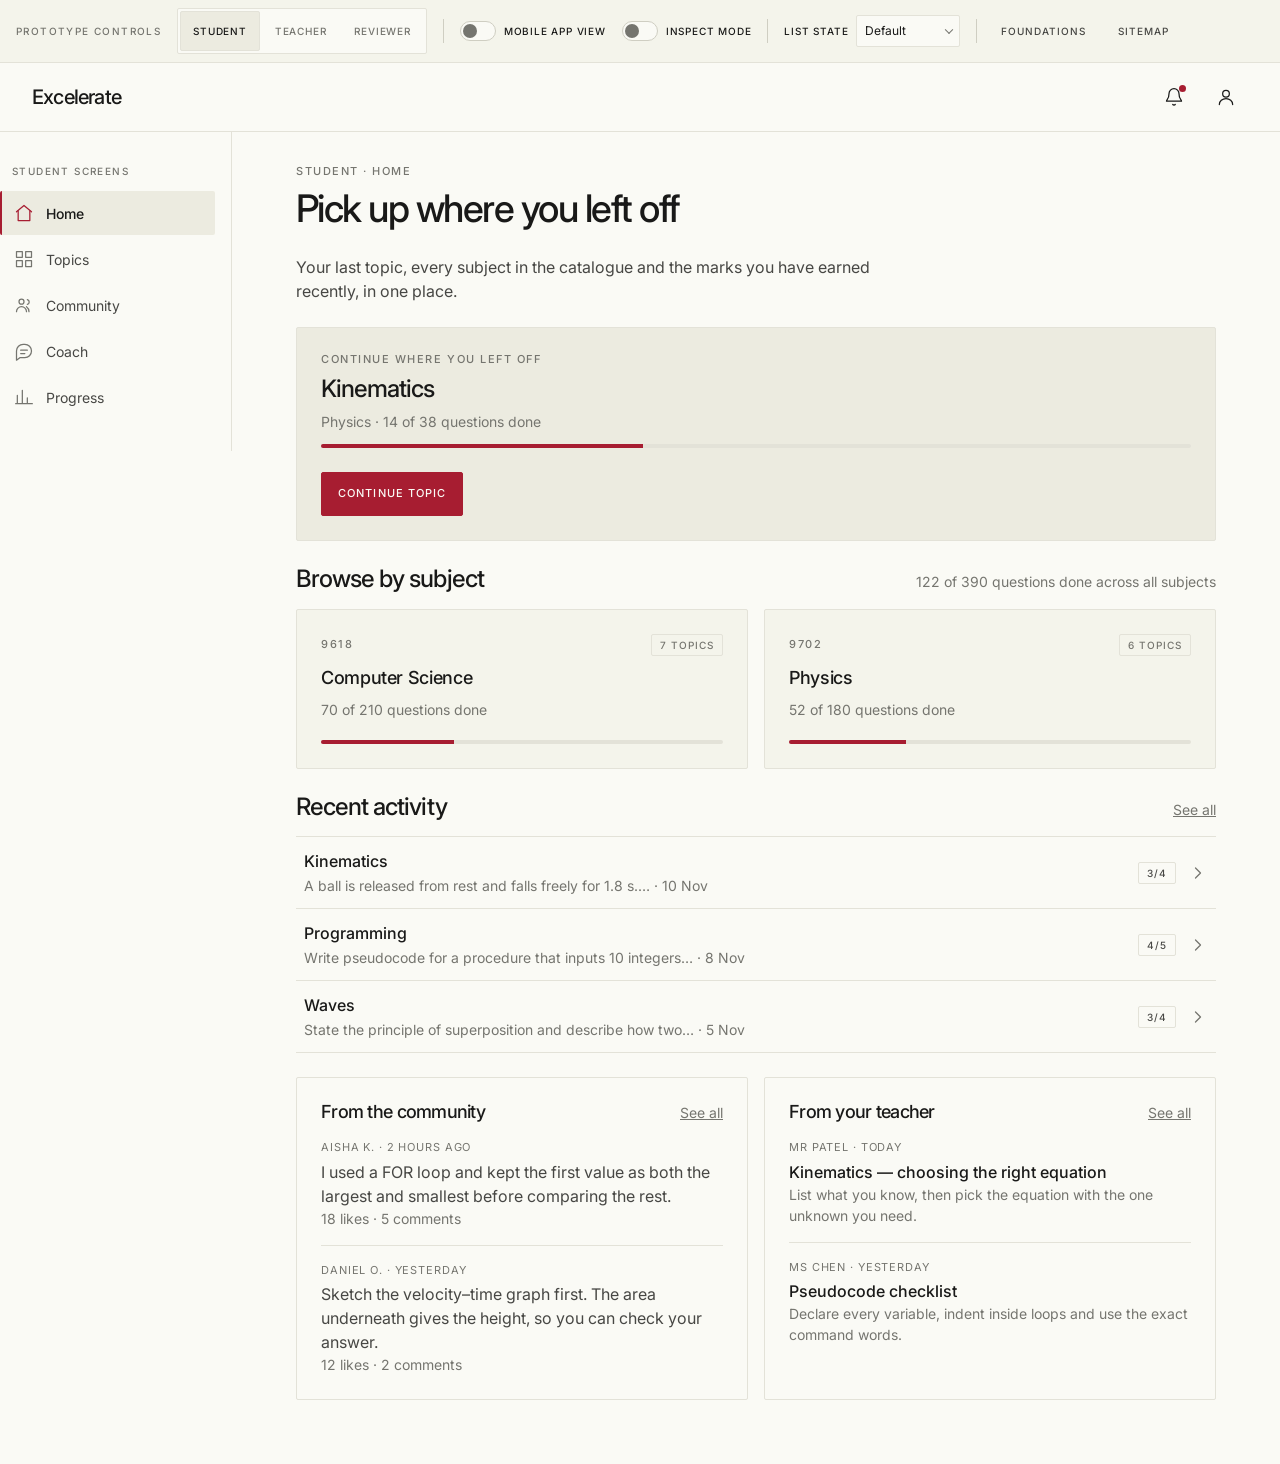
<file: index.html>
<!doctype html>
<html lang="en">
<head>
  <meta charset="utf-8">
  <meta name="viewport" content="width=device-width, initial-scale=1">
  <title>Excelerate — structural prototype</title>
  <meta name="description" content="Clickable structural prototype for Excelerate, a CAIE A Level exam practice platform.">
  <link rel="preconnect" href="https://fonts.googleapis.com">
  <link rel="preconnect" href="https://fonts.gstatic.com" crossorigin>
  <link href="https://fonts.googleapis.com/css2?family=Inter:wght@400;500&display=swap" rel="stylesheet">
  <link rel="stylesheet" href="src/styles.css">
</head>
<body>
  <a class="skip-link" href="#screen">Skip to content</a>

  <!-- Prototype controls. These sit outside the app on purpose. -->
  <div class="proto-bar" id="protoBar">
    <div class="proto-bar__inner" data-inspect="chrome.bar">
      <span class="proto-bar__label">Prototype controls</span>

      <div class="segmented" role="group" aria-label="Preview as role" data-inspect="chrome.role">
        <button type="button" class="segmented__btn" data-role="student" aria-pressed="true">Student</button>
        <button type="button" class="segmented__btn" data-role="teacher" aria-pressed="false">Teacher</button>
        <button type="button" class="segmented__btn" data-role="reviewer" aria-pressed="false">Reviewer</button>
      </div>

      <span class="proto-bar__divider" aria-hidden="true"></span>

      <label class="switch" data-inspect="chrome.mobile">
        <input type="checkbox" id="mobileViewToggle" role="switch" aria-checked="false">
        <span class="switch__track" aria-hidden="true"><span class="switch__thumb"></span></span>
        <span class="switch__label">Mobile app view</span>
      </label>

      <label class="switch" data-inspect="chrome.inspect">
        <input type="checkbox" id="inspectToggle" role="switch" aria-checked="false">
        <span class="switch__track" aria-hidden="true"><span class="switch__thumb"></span></span>
        <span class="switch__label">Inspect mode</span>
      </label>

      <span class="proto-bar__divider" aria-hidden="true"></span>

      <label class="proto-state" data-inspect="chrome.listState">
        <span class="switch__label">List state</span>
        <span class="select-wrap select-wrap--compact">
          <select class="select select--compact" id="listStateSelect" aria-label="Preview list state">
            <option value="default">Default</option>
            <option value="loading">Loading</option>
            <option value="empty">Empty</option>
            <option value="error">Error</option>
          </select>
        </span>
      </label>

      <span class="proto-bar__divider" aria-hidden="true"></span>

      <a class="proto-link" href="#/foundations" data-inspect="chrome.foundations">Foundations</a>
      <a class="proto-link" href="#/sitemap" data-inspect="chrome.sitemap">Sitemap</a>
    </div>
  </div>

  <div class="stage">
    <div class="device-scaler" id="deviceScaler">
      <div class="device" id="device">
        <div class="app app--mobile" id="app">
          <header class="topbar" id="topbar" data-inspect="shell.topbar"></header>
          <div class="app-body">
            <aside class="sidenav" id="sidenav" aria-label="Main navigation" data-inspect="shell.sidenav"></aside>
            <main class="app-main" id="screen" tabindex="-1"></main>
          </div>
          <nav class="tabbar" id="tabbar" aria-label="Main navigation" data-inspect="shell.tabbar"></nav>

          <div class="toast" id="toast" role="status" aria-live="polite" hidden></div>

          <!-- Shared modal. It sits inside the app so it stays in the phone frame. -->
          <div class="modal-layer" id="infoModal" hidden>
            <div class="modal-backdrop" data-close-modal aria-hidden="true"></div>
            <div class="modal" role="dialog" aria-modal="true" aria-labelledby="infoModalTitle" aria-describedby="infoModalBody">
              <div class="modal__panel">
                <div class="modal__head">
                  <h2 class="section-title" id="infoModalTitle"></h2>
                  <button type="button" class="icon-btn" data-close-modal aria-label="Close dialog">
                    <svg width="18" height="18" viewBox="0 0 24 24" fill="none" stroke="currentColor" stroke-width="1.5" aria-hidden="true">
                      <path d="M6 6l12 12M18 6L6 18" stroke-linecap="round"></path>
                    </svg>
                  </button>
                </div>
                <div class="modal__body" id="infoModalBody"></div>
                <div class="modal__actions">
                  <button type="button" class="btn btn--secondary" data-close-modal>Close</button>
                </div>
              </div>
            </div>
          </div>

          <div class="modal-layer" id="createClassModal" hidden>
            <div class="modal-backdrop" data-close-modal aria-hidden="true"></div>
            <div class="modal" role="dialog" aria-modal="true" aria-labelledby="createClassTitle" aria-describedby="createClassBody">
              <div class="modal__panel">
                <div class="modal__head">
                  <h2 class="section-title" id="createClassTitle">Create a class</h2>
                  <button type="button" class="icon-btn" data-close-modal aria-label="Close dialog">
                    <svg width="18" height="18" viewBox="0 0 24 24" fill="none" stroke="currentColor" stroke-width="1.5" aria-hidden="true">
                      <path d="M6 6l12 12M18 6L6 18" stroke-linecap="round"></path>
                    </svg>
                  </button>
                </div>
                <p class="muted" id="createClassBody" style="margin-top: var(--space-4)">Students join with the class code after you create the class.</p>
                <form class="flow" id="createClassForm" style="margin-top: var(--space-4)">
                  <div class="field">
                    <label class="field__label" for="new-class-name">Class name</label>
                    <input class="input" id="new-class-name" type="text" placeholder="e.g. 12C Computer Science" required>
                  </div>
                  <div class="field">
                    <label class="field__label" for="new-class-subject">Subject</label>
                    <div class="select-wrap">
                      <select class="select" id="new-class-subject">
                        <option value="cs">Computer Science</option>
                        <option value="physics">Physics</option>
                      </select>
                    </div>
                  </div>
                  <p class="field__error" id="newClassError" hidden>Give the class a name first.</p>
                  <div class="modal__actions">
                    <button type="button" class="btn btn--secondary" data-close-modal>Cancel</button>
                    <button type="submit" class="btn btn--primary">Create class</button>
                  </div>
                </form>
              </div>
            </div>
          </div>

          <div class="modal-layer" id="demoModal" hidden>
            <div class="modal-backdrop" data-close-modal aria-hidden="true"></div>
            <div class="modal" role="dialog" aria-modal="true" aria-labelledby="demoModalTitle" aria-describedby="demoModalBody">
              <div class="modal__panel">
                <div class="modal__head">
                  <h2 class="section-title" id="demoModalTitle">Save for later?</h2>
                  <button type="button" class="icon-btn" data-close-modal aria-label="Close dialog">
                    <svg width="18" height="18" viewBox="0 0 24 24" fill="none" stroke="currentColor" stroke-width="1.5" aria-hidden="true">
                      <path d="M6 6l12 12M18 6L6 18" stroke-linecap="round"></path>
                    </svg>
                  </button>
                </div>
                <p class="lede" id="demoModalBody" style="margin-top: var(--space-4)">This question will stay in your list so you can come back to it. Nothing is submitted yet.</p>
                <div class="modal__actions">
                  <button type="button" class="btn btn--secondary" data-close-modal>Cancel</button>
                  <button type="button" class="btn btn--primary" data-close-modal>Save question</button>
                </div>
              </div>
            </div>
          </div>
        </div>
      </div>
    </div>
  </div>

  <aside class="inspect-card" id="inspectCard" aria-live="polite" aria-atomic="true" hidden>
    <p class="inspect-card__eyebrow">Inspect</p>
    <h2 class="inspect-card__title" id="inspectTitle"></h2>
    <div class="inspect-card__body" id="inspectBody"></div>
  </aside>

  <script src="src/pseudo.js"></script>
  <script src="src/data.js"></script>
  <script src="src/figures.js"></script>
  <script src="src/ink.js"></script>
  <script src="src/app.js"></script>
</body>
</html>
</file>
<file: src/styles.css>
/* ============================================================
   Excelerate — Warm design tokens and shared components
   ============================================================ */

:root {
  /* Colour */
  --paper: #fafaf5;
  --panel: #f4f4eb;
  --panel-featured: #ecebe0;
  --ink: #191918;
  --body: #474744;
  --muted: #75756f;
  --brand: #a71d31;
  --brand-strong: #8c1628;
  --hairline: #e3e2d8;
  --hairline-strong: #cfcec2;
  --error: #a71d31;
  --overlay: rgba(25, 25, 24, 0.45);

  /* Shape */
  --radius: 2px;
  --radius-round: 999px;

  /* Space */
  --space-1: 4px;
  --space-2: 8px;
  --space-3: 12px;
  --space-4: 16px;
  --space-5: 24px;
  --space-6: 32px;
  --space-7: 48px;
  --space-8: 64px;
  --space-9: 96px;

  /* Type */
  --font: "Inter", system-ui, -apple-system, "Segoe UI", Arial, sans-serif;
  --text-xs: 12px;
  --text-sm: 14px;
  --text-base: 16px;
  --text-lg: 18px;
  --text-xl: 24px;
  --text-2xl: 30px;
  --text-3xl: 38px;

  /* Layout */
  --maxw: 1280px;
  --tap: 44px;

  /* Floating overlays only */
  --shadow-float: 0 8px 24px rgba(25, 25, 24, 0.12), 0 2px 6px rgba(25, 25, 24, 0.08);
}

*,
*::before,
*::after {
  box-sizing: border-box;
}

html {
  -webkit-text-size-adjust: 100%;
}

body {
  margin: 0;
  background: var(--paper);
  color: var(--body);
  font-family: var(--font);
  font-size: var(--text-base);
  line-height: 1.5;
  -webkit-font-smoothing: antialiased;
}

h1,
h2,
h3,
h4 {
  margin: 0;
  color: var(--ink);
  font-weight: 500;
  letter-spacing: -0.04em;
  line-height: 1.15;
}

p {
  margin: 0;
}

ul,
ol {
  margin: 0;
  padding: 0;
}

a {
  color: inherit;
}

button,
input,
textarea,
select {
  font: inherit;
  color: inherit;
}

svg {
  display: block;
  flex: none;
}

[hidden] {
  display: none !important;
}

:focus-visible {
  outline: 2px solid var(--brand);
  outline-offset: 2px;
}

.skip-link {
  position: fixed;
  top: -100px;
  left: var(--space-4);
  z-index: 400;
  padding: var(--space-2) var(--space-4);
  background: var(--ink);
  color: var(--paper);
  font-size: var(--text-xs);
  letter-spacing: 0.08em;
  text-transform: uppercase;
  text-decoration: none;
  border-radius: var(--radius);
}

.skip-link:focus {
  top: var(--space-3);
}

/* ---------- Type helpers ---------- */

.eyebrow {
  color: var(--muted);
  font-size: 11px;
  font-weight: 500;
  letter-spacing: 0.14em;
  line-height: 1.4;
  text-transform: uppercase;
}

.page-title {
  font-size: var(--text-2xl);
}

.section-title {
  font-size: var(--text-xl);
}

.subsection-title {
  font-size: var(--text-lg);
}

.lede {
  color: var(--body);
  font-size: var(--text-base);
  max-width: 62ch;
}

.muted {
  color: var(--muted);
  font-size: var(--text-sm);
}

.flow > * + * {
  margin-top: var(--space-5);
}

.flow--tight > * + * {
  margin-top: var(--space-4);
}

.bullets {
  list-style: none;
  display: flex;
  flex-direction: column;
  gap: var(--space-2);
}

.bullets li {
  position: relative;
  padding-left: var(--space-4);
}

.bullets li::before {
  content: "";
  position: absolute;
  left: 0;
  top: 0.7em;
  width: 5px;
  height: 5px;
  background: var(--brand);
  border-radius: var(--radius);
}

.sr-only {
  position: absolute;
  width: 1px;
  height: 1px;
  padding: 0;
  margin: -1px;
  overflow: hidden;
  clip: rect(0 0 0 0);
  white-space: nowrap;
  border: 0;
}

/* ---------- Button ---------- */

.btn {
  display: inline-flex;
  align-items: center;
  justify-content: center;
  gap: var(--space-2);
  min-height: var(--tap);
  padding: 0 var(--space-4);
  border: 1px solid transparent;
  border-radius: var(--radius);
  background: transparent;
  color: var(--ink);
  font-size: 11px;
  font-weight: 500;
  letter-spacing: 0.1em;
  line-height: 1.2;
  text-align: center;
  text-decoration: none;
  text-transform: uppercase;
  cursor: pointer;
  transition: background-color 120ms ease, border-color 120ms ease, color 120ms ease;
}

.btn--primary {
  background: var(--brand);
  border-color: var(--brand);
  color: var(--paper);
}

.btn--primary:hover {
  background: var(--brand-strong);
  border-color: var(--brand-strong);
}

.btn--primary:active {
  background: var(--brand-strong);
}

.btn--secondary {
  background: var(--paper);
  border-color: var(--hairline);
  color: var(--ink);
}

.btn--secondary:hover {
  background: var(--panel);
  border-color: var(--hairline-strong);
}

.btn--secondary:active {
  background: var(--panel-featured);
}

.btn--ghost {
  background: transparent;
  color: var(--ink);
}

.btn--ghost:hover {
  background: var(--panel);
}

.btn--ghost:active {
  background: var(--panel-featured);
}

.btn:disabled,
.btn[aria-disabled="true"] {
  background: var(--panel);
  border-color: var(--hairline);
  color: var(--muted);
  cursor: not-allowed;
}

.btn--primary:focus-visible {
  outline-color: var(--ink);
}

.btn--block {
  width: 100%;
}

.btn--small {
  min-height: 40px;
  padding: 0 var(--space-3);
  font-size: 10px;
}

/* ---------- Fields ---------- */

.field {
  display: flex;
  flex-direction: column;
  gap: var(--space-2);
  min-width: 0;
}

.field__label {
  color: var(--muted);
  font-size: 11px;
  font-weight: 500;
  letter-spacing: 0.12em;
  line-height: 1.4;
  text-transform: uppercase;
}

.field__hint,
.field__error {
  font-size: var(--text-sm);
  line-height: 1.4;
}

.field__hint {
  color: var(--muted);
}

.field__error {
  color: var(--error);
}

.input,
.textarea,
.select {
  width: 100%;
  min-height: var(--tap);
  padding: 10px var(--space-3);
  border: 1px solid var(--hairline);
  border-radius: var(--radius);
  background: var(--paper);
  color: var(--ink);
  font-size: var(--text-base);
  line-height: 1.4;
}

.input::placeholder,
.textarea::placeholder {
  color: var(--muted);
  opacity: 1;
}

.input:hover,
.textarea:hover,
.select:hover {
  border-color: var(--hairline-strong);
}

.input:focus,
.textarea:focus,
.select:focus {
  border-color: var(--brand);
  outline: 2px solid var(--brand);
  outline-offset: 1px;
}

.input:disabled,
.textarea:disabled,
.select:disabled {
  background: var(--panel);
  color: var(--muted);
  cursor: not-allowed;
}

.input[aria-invalid="true"],
.textarea[aria-invalid="true"],
.select[aria-invalid="true"] {
  border-color: var(--error);
}

.textarea {
  min-height: 104px;
  resize: vertical;
}

.select-wrap {
  position: relative;
}

.select {
  appearance: none;
  padding-right: var(--space-7);
  cursor: pointer;
}

.select-wrap::after {
  content: "";
  position: absolute;
  right: var(--space-4);
  top: 50%;
  width: 7px;
  height: 7px;
  border-right: 1.5px solid var(--muted);
  border-bottom: 1.5px solid var(--muted);
  transform: translateY(-70%) rotate(45deg);
  pointer-events: none;
}

/* ---------- Tabs ---------- */

.tabs {
  display: flex;
  gap: var(--space-5);
  border-bottom: 1px solid var(--hairline);
}

.tab {
  appearance: none;
  min-height: var(--tap);
  margin-bottom: -1px;
  padding: var(--space-3) 0;
  border: 0;
  border-bottom: 2px solid transparent;
  background: none;
  color: var(--muted);
  font-size: 11px;
  font-weight: 500;
  letter-spacing: 0.1em;
  line-height: 1.2;
  text-transform: uppercase;
  cursor: pointer;
}

.tab:hover {
  color: var(--ink);
}

.tab[aria-selected="true"] {
  border-bottom-color: var(--brand);
  color: var(--ink);
}

.tab:active {
  background: var(--panel);
}

.tab:disabled {
  color: var(--hairline-strong);
  cursor: not-allowed;
}

/* ---------- Card ---------- */

.card {
  padding: var(--space-5);
  border: 1px solid var(--hairline);
  border-radius: var(--radius);
  background: var(--panel);
}

.card--featured {
  background: var(--panel-featured);
}

.card--plain {
  background: var(--paper);
}

/* ---------- List ---------- */

.list {
  list-style: none;
  border-top: 1px solid var(--hairline);
}

.list-row {
  display: flex;
  align-items: center;
  gap: var(--space-4);
  min-height: 56px;
  padding: var(--space-3) var(--space-2);
  border-bottom: 1px solid var(--hairline);
  color: inherit;
  text-decoration: none;
}

a.list-row:hover {
  background: var(--panel);
}

.list-row__main {
  flex: 1;
  min-width: 0;
}

.list-row__title {
  display: block;
  color: var(--ink);
  font-weight: 500;
}

.list-row__meta {
  display: block;
  margin-top: 2px;
  color: var(--muted);
  font-size: var(--text-sm);
}

.list-row__end {
  display: flex;
  align-items: center;
  gap: var(--space-3);
  color: var(--muted);
  font-size: var(--text-sm);
  white-space: nowrap;
}

.list-row--static:hover {
  background: transparent;
}

/* ---------- Badge ---------- */

.badge {
  display: inline-flex;
  align-items: center;
  gap: var(--space-1);
  padding: 2px var(--space-2);
  border: 1px solid var(--hairline);
  border-radius: var(--radius);
  background: var(--paper);
  color: var(--body);
  font-size: 10px;
  font-weight: 500;
  letter-spacing: 0.1em;
  line-height: 1.6;
  text-transform: uppercase;
  white-space: nowrap;
}

.badge--brand {
  border-color: var(--brand);
  color: var(--brand);
}

.badge--solid {
  border-color: var(--ink);
  background: var(--ink);
  color: var(--paper);
}

.badge--panel {
  background: var(--panel);
  color: var(--muted);
}

/* ---------- Filter bar ---------- */

.filter-bar {
  display: flex;
  flex-wrap: wrap;
  align-items: flex-end;
  gap: var(--space-3);
  padding: var(--space-4);
  border: 1px solid var(--hairline);
  border-radius: var(--radius);
  background: var(--panel);
}

.filter-bar .field {
  flex: 1 1 160px;
}

.filter-bar__actions {
  display: flex;
  gap: var(--space-2);
}

/* ---------- Breadcrumb ---------- */

.breadcrumb {
  display: flex;
  flex-wrap: wrap;
  gap: var(--space-2);
  list-style: none;
  font-size: var(--text-sm);
  color: var(--muted);
}

.breadcrumb li {
  display: flex;
  gap: var(--space-2);
}

.breadcrumb li + li::before {
  content: "/";
  color: var(--hairline-strong);
}

.breadcrumb a {
  color: var(--body);
  text-decoration: none;
}

.breadcrumb a:hover {
  color: var(--ink);
  text-decoration: underline;
}

.breadcrumb [aria-current="page"] {
  color: var(--ink);
}

/* ---------- Empty state ---------- */

.empty {
  display: flex;
  flex-direction: column;
  align-items: flex-start;
  gap: var(--space-3);
  padding: var(--space-6) var(--space-5);
  border: 1px dashed var(--hairline-strong);
  border-radius: var(--radius);
  background: var(--panel);
}

.empty__mark {
  color: var(--muted);
}

.empty__title {
  color: var(--ink);
  font-weight: 500;
}

/* ---------- Modal ---------- */

.modal-layer {
  position: fixed;
  inset: 0;
  z-index: 250;
  display: flex;
  align-items: center;
  justify-content: center;
  padding: var(--space-4);
}

.modal-layer[hidden] {
  display: none;
}

body.view-mobile .modal-layer {
  position: absolute;
}

body.modal-open {
  overflow: hidden;
}

body.modal-open .app-main {
  overflow: hidden;
}

.modal-backdrop {
  position: absolute;
  inset: 0;
  background: var(--overlay);
}

.modal {
  position: relative;
  width: min(480px, 100%);
  max-height: 100%;
  overflow-y: auto;
}

.modal__panel {
  padding: var(--space-5);
  border: 1px solid var(--hairline);
  border-radius: var(--radius);
  background: var(--paper);
  box-shadow: var(--shadow-float);
}

.modal__head {
  display: flex;
  align-items: flex-start;
  justify-content: space-between;
  gap: var(--space-4);
}

.modal__body {
  display: flex;
  flex-direction: column;
  gap: var(--space-3);
  margin-top: var(--space-4);
}

.modal__actions {
  display: flex;
  flex-wrap: wrap;
  justify-content: flex-end;
  gap: var(--space-2);
  margin-top: var(--space-5);
}

/* ---------- Icon button ---------- */

.icon-btn {
  display: inline-flex;
  align-items: center;
  justify-content: center;
  width: var(--tap);
  height: var(--tap);
  padding: 0;
  border: 1px solid transparent;
  border-radius: var(--radius);
  background: transparent;
  color: var(--ink);
  cursor: pointer;
}

.icon-btn:hover {
  background: var(--panel);
}

.icon-btn:active {
  background: var(--panel-featured);
}

/* ============================================================
   Prototype chrome — outside the app
   ============================================================ */

.proto-bar {
  position: sticky;
  top: 0;
  z-index: 200;
  border-bottom: 1px solid var(--hairline);
  background: var(--panel);
}

.proto-bar__inner {
  display: flex;
  flex-wrap: wrap;
  align-items: center;
  gap: var(--space-2) var(--space-4);
  max-width: var(--maxw);
  margin: 0 auto;
  padding: var(--space-2) var(--space-4);
}

.proto-bar__label {
  color: var(--muted);
  font-size: 10px;
  font-weight: 500;
  letter-spacing: 0.14em;
  line-height: 1.4;
  text-transform: uppercase;
}

.proto-bar__divider {
  width: 1px;
  height: 24px;
  background: var(--hairline-strong);
}

.proto-link {
  display: inline-flex;
  align-items: center;
  min-height: 36px;
  padding: 0 var(--space-2);
  border-radius: var(--radius);
  color: var(--body);
  font-size: 10px;
  font-weight: 500;
  letter-spacing: 0.1em;
  text-decoration: none;
  text-transform: uppercase;
}

.proto-link:hover {
  background: var(--panel-featured);
  color: var(--ink);
}

.proto-link[aria-current="page"] {
  color: var(--brand);
}

/* ---------- Segmented control ---------- */

.segmented {
  display: flex;
  gap: 2px;
  padding: 2px;
  border: 1px solid var(--hairline);
  border-radius: var(--radius);
  background: var(--paper);
}

.segmented__btn {
  min-height: 40px;
  padding: 0 var(--space-3);
  border: 1px solid transparent;
  border-radius: var(--radius);
  background: transparent;
  color: var(--muted);
  font-size: 10px;
  font-weight: 500;
  letter-spacing: 0.08em;
  line-height: 1.2;
  text-transform: uppercase;
  cursor: pointer;
}

.segmented__btn:hover {
  background: var(--panel);
  color: var(--ink);
}

.segmented__btn[aria-pressed="true"] {
  border-color: var(--hairline);
  background: var(--panel-featured);
  color: var(--ink);
}

.segmented__btn:active {
  background: var(--panel-featured);
}

.segmented__btn:disabled {
  opacity: 0.5;
  cursor: not-allowed;
}

/* ---------- Switch ---------- */

.switch {
  display: inline-flex;
  align-items: center;
  gap: var(--space-2);
  min-height: 40px;
  cursor: pointer;
}

.switch input {
  position: absolute;
  width: 1px;
  height: 1px;
  opacity: 0;
}

.switch__track {
  position: relative;
  width: 36px;
  height: 20px;
  flex: none;
  border: 1px solid var(--hairline-strong);
  border-radius: var(--radius-round);
  background: var(--paper);
  transition: background-color 120ms ease, border-color 120ms ease;
}

.switch__thumb {
  position: absolute;
  top: 2px;
  left: 2px;
  width: 14px;
  height: 14px;
  border-radius: var(--radius-round);
  background: var(--muted);
  transition: transform 120ms ease, background-color 120ms ease;
}

.switch input:checked + .switch__track {
  border-color: var(--brand);
  background: var(--brand);
}

.switch input:checked + .switch__track .switch__thumb {
  background: var(--paper);
  transform: translateX(16px);
}

.switch input:focus-visible + .switch__track {
  outline: 2px solid var(--brand);
  outline-offset: 2px;
}

.switch__label {
  color: var(--ink);
  font-size: 10px;
  font-weight: 500;
  letter-spacing: 0.08em;
  line-height: 1.3;
  text-transform: uppercase;
}

/* ============================================================
   Device frame and app shell
   ============================================================ */

.stage {
  display: flex;
  justify-content: center;
  padding: 0;
}

.device-scaler {
  width: 100%;
}

.device {
  width: 100%;
  background: var(--paper);
}

.app {
  position: relative;
  display: flex;
  flex-direction: column;
  min-height: 100vh;
  background: var(--paper);
}

body.view-mobile .stage {
  padding: var(--space-3);
}

body.view-mobile .device-scaler {
  flex: none;
  width: min(430px, calc(100vw - 24px));
  height: min(900px, calc(100vh - var(--proto-h, 64px) - 24px));
}

body.view-mobile .device {
  width: 100%;
  height: 100%;
  overflow: hidden;
  border: 1px solid var(--hairline);
  border-radius: 36px;
  background: var(--paper);
  box-shadow: var(--shadow-float);
}

body.view-mobile .app {
  height: 100%;
  min-height: 0;
  overflow: hidden;
}

/* ---------- Top bar ---------- */

.topbar {
  flex: none;
  border-bottom: 1px solid var(--hairline);
  background: var(--paper);
}

.topbar__inner {
  display: flex;
  align-items: center;
  justify-content: space-between;
  gap: var(--space-4);
  max-width: var(--maxw);
  margin: 0 auto;
  padding: var(--space-3) var(--space-4);
}

.topbar__actions {
  display: flex;
  align-items: center;
  gap: var(--space-2);
}

.wordmark {
  padding: var(--space-1) 0;
  color: var(--ink);
  font-size: 20px;
  font-weight: 500;
  letter-spacing: -0.04em;
  line-height: 1.2;
  text-decoration: none;
}

.bell {
  position: relative;
}

.bell__dot {
  position: absolute;
  top: 9px;
  right: 9px;
  width: 7px;
  height: 7px;
  border-radius: var(--radius-round);
  background: var(--brand);
}

/* ---------- Body, side nav, main ---------- */

.app-body {
  display: flex;
  flex: 1;
  width: 100%;
  max-width: var(--maxw);
  min-height: 0;
  margin: 0 auto;
}

.app-main {
  flex: 1;
  min-width: 0;
  padding: var(--space-5) var(--space-4) var(--space-7);
}

body.view-mobile .app-main {
  overflow-y: auto;
  overscroll-behavior: contain;
}

.sidenav {
  display: none;
}

/* ---------- Bottom tab bar ---------- */

.tabbar {
  display: flex;
  flex: none;
  padding: var(--space-1) var(--space-1) max(var(--space-1), env(safe-area-inset-bottom));
  border-top: 1px solid var(--hairline);
  background: var(--paper);
}

.tabbar__item {
  display: flex;
  flex: 1;
  flex-direction: column;
  align-items: center;
  justify-content: center;
  gap: 2px;
  min-height: 54px;
  padding: var(--space-1) 2px;
  border-radius: var(--radius);
  color: var(--muted);
  font-size: 9px;
  font-weight: 500;
  letter-spacing: 0.06em;
  line-height: 1.2;
  text-align: center;
  text-decoration: none;
  text-transform: uppercase;
}

.tabbar__item:hover {
  background: var(--panel);
  color: var(--ink);
}

.tabbar__item[aria-current="page"] {
  color: var(--brand);
}

.tabbar__item svg {
  width: 20px;
  height: 20px;
}

/* ============================================================
   Screens
   ============================================================ */

.screen {
  max-width: 920px;
}

.screen--wide {
  max-width: 100%;
}

.page-head {
  display: flex;
  flex-direction: column;
}

.page-head .page-title {
  margin-top: var(--space-2);
}

.page-head .lede {
  margin-top: var(--space-5);
}

.page-head--row {
  gap: var(--space-4);
}

.hero-card {
  padding: var(--space-6) var(--space-5);
  border: 1px solid var(--hairline);
  border-radius: var(--radius);
  background: var(--panel-featured);
}

/* ---------- Phase 1: student core loop ---------- */

.section-head {
  display: flex;
  flex-wrap: wrap;
  align-items: baseline;
  justify-content: space-between;
  gap: var(--space-2) var(--space-4);
}

.home-grid,
.home-split {
  display: grid;
  grid-template-columns: 1fr;
  gap: var(--space-4);
}

.subject-card {
  display: flex;
  flex-direction: column;
  gap: var(--space-2);
  color: inherit;
  text-decoration: none;
}

a.subject-card:hover {
  border-color: var(--hairline-strong);
  background: var(--panel-featured);
}

.subject-card__head {
  display: flex;
  align-items: center;
  justify-content: space-between;
  gap: var(--space-3);
}

.subject-card__title {
  color: var(--ink);
  font-size: var(--text-lg);
  font-weight: 500;
  letter-spacing: -0.02em;
}

.progress {
  display: block;
  height: 4px;
  margin-top: var(--space-3);
  overflow: hidden;
  border-radius: var(--radius);
  background: var(--hairline);
}

.progress > span {
  display: block;
  height: 100%;
  background: var(--brand);
}

.progress--sm {
  height: 3px;
  margin-top: var(--space-2);
}

.preview-list {
  display: flex;
  flex-direction: column;
  gap: var(--space-4);
  margin-top: var(--space-4);
}

.preview-item {
  padding-top: var(--space-4);
  border-top: 1px solid var(--hairline);
}

.preview-item:first-child {
  padding-top: 0;
  border-top: 0;
}

.preview-item__meta {
  color: var(--muted);
  font-size: 11px;
  letter-spacing: 0.08em;
  text-transform: uppercase;
}

.preview-item__title {
  margin-top: var(--space-1);
  color: var(--ink);
  font-weight: 500;
}

.preview-item__snippet {
  margin-top: var(--space-1);
}

.auth-card {
  max-width: 520px;
}

.auth-card .tabs {
  margin-bottom: var(--space-5);
}

.link-btn {
  align-self: flex-start;
  min-height: 32px;
  padding: 0;
  border: 0;
  background: none;
  color: var(--brand);
  font-size: var(--text-sm);
  text-decoration: underline;
  text-underline-offset: 2px;
  cursor: pointer;
}

.link-btn:hover {
  color: var(--brand-strong);
}

.choice-field {
  padding: 0;
  margin: 0;
  border: 0;
}

.choice-row {
  display: flex;
  flex-wrap: wrap;
  gap: var(--space-2);
}

.choice-stack {
  display: flex;
  flex-direction: column;
  gap: var(--space-2);
}

.choice {
  display: flex;
  align-items: center;
  gap: var(--space-3);
  min-height: var(--tap);
  padding: var(--space-2) var(--space-3);
  border: 1px solid var(--hairline);
  border-radius: var(--radius);
  background: var(--paper);
  cursor: pointer;
}

.choice:hover {
  border-color: var(--hairline-strong);
}

.choice:has(input:checked) {
  border-color: var(--ink);
  background: var(--panel-featured);
}

.choice input {
  width: 16px;
  height: 16px;
  accent-color: var(--brand);
}

.choice__meta {
  color: var(--muted);
  font-size: var(--text-xs);
}

.search-row {
  display: flex;
  flex-wrap: wrap;
  align-items: flex-end;
  gap: var(--space-3) var(--space-4);
}

.search-row .field {
  flex: 1 1 240px;
}

.search-row > .muted {
  padding-bottom: var(--space-3);
}

.badge-row {
  display: flex;
  flex-wrap: wrap;
  gap: var(--space-2);
  margin-bottom: var(--space-3);
}

.list-row--topic,
.list-row--question {
  align-items: flex-start;
}

.list-row--topic .list-row__main {
  display: block;
}

.list-row--question .list-row__end {
  align-self: center;
}

.question-card {
  padding: var(--space-5);
}

.question-text {
  color: var(--ink);
  font-size: var(--text-lg);
  line-height: 1.55;
}

.figure-box {
  margin-top: var(--space-5);
  padding-top: var(--space-4);
  border-top: 1px solid var(--hairline);
}

.figure {
  display: block;
  width: 100%;
  max-width: 420px;
  height: auto;
  margin: 0 auto;
  color: var(--ink);
}

.figure-box figcaption {
  margin-top: var(--space-2);
  text-align: center;
}

.actions-row {
  display: flex;
  flex-wrap: wrap;
  gap: var(--space-2);
}

.score-card {
  padding: var(--space-6) var(--space-5);
}

.score {
  display: flex;
  align-items: baseline;
  gap: var(--space-2);
  margin-top: var(--space-3);
  color: var(--ink);
}

.score__value {
  font-size: 56px;
  font-weight: 500;
  letter-spacing: -0.04em;
  line-height: 1;
}

.score__total {
  color: var(--muted);
  font-size: var(--text-xl);
}

.mark-list {
  list-style: none;
  border-top: 1px solid var(--hairline);
}

.mark-point {
  display: flex;
  align-items: flex-start;
  gap: var(--space-3);
  padding: var(--space-3) var(--space-2);
  border-bottom: 1px solid var(--hairline);
}

.mark-point__text {
  color: var(--ink);
}

.mark-point.is-missed .mark-point__text {
  color: var(--body);
}

/* ---------- Phase 2: review, assistant, progress ---------- */

.toast {
  position: absolute;
  left: 50%;
  bottom: 88px;
  z-index: 70;
  max-width: calc(100% - var(--space-6));
  padding: var(--space-3) var(--space-4);
  border: 1px solid var(--hairline-strong);
  border-radius: var(--radius);
  background: var(--ink);
  color: var(--paper);
  font-size: var(--text-sm);
  transform: translateX(-50%);
}

.app--wide .toast {
  bottom: var(--space-5);
}

.list-row--review {
  align-items: flex-start;
}

.list-row--review .list-row__end {
  align-self: center;
}

.review-grid {
  display: grid;
  grid-template-columns: 1fr;
  gap: var(--space-4);
}

.review-side {
  display: flex;
  flex-direction: column;
  gap: var(--space-4);
}

.check-list {
  display: flex;
  flex-direction: column;
  gap: var(--space-3);
  margin-top: var(--space-4);
  list-style: none;
}

.check-item {
  display: flex;
  align-items: flex-start;
  gap: var(--space-3);
}

.check-dot {
  flex: none;
  width: 6px;
  height: 6px;
  margin-top: 7px;
  border-radius: var(--radius-round);
  background: var(--brand);
}

.chat-log {
  display: flex;
  flex-direction: column;
  gap: var(--space-3);
  max-height: 360px;
  padding-right: var(--space-1);
  overflow-y: auto;
}

.chat-message {
  max-width: 85%;
  padding: var(--space-3) var(--space-4);
  border: 1px solid var(--hairline);
  border-radius: var(--radius);
  background: var(--paper);
}

.chat-message--user {
  align-self: flex-end;
  border-color: var(--hairline-strong);
  background: var(--panel-featured);
}

.chat-message--assistant {
  align-self: flex-start;
}

.chat-message__meta {
  color: var(--muted);
  font-size: 10px;
  font-weight: 500;
  letter-spacing: 0.1em;
  text-transform: uppercase;
}

.chat-message p + p {
  margin-top: var(--space-2);
}

.chat-message__body {
  white-space: pre-line;
}

.chat-context {
  color: var(--muted);
  font-size: var(--text-xs);
}

.suggested-prompts {
  display: flex;
  flex-wrap: wrap;
  gap: var(--space-2);
  margin-top: var(--space-4);
}

.chip {
  min-height: 36px;
  padding: 0 var(--space-3);
  border: 1px solid var(--hairline);
  border-radius: var(--radius);
  background: var(--paper);
  color: var(--body);
  font-size: var(--text-sm);
  cursor: pointer;
}

.chip:hover {
  border-color: var(--hairline-strong);
  background: var(--panel);
}

.chat-form {
  display: flex;
  flex-direction: column;
  gap: var(--space-4);
  margin-top: var(--space-5);
  padding-top: var(--space-4);
  border-top: 1px solid var(--hairline);
}

.chat-form .btn {
  align-self: flex-start;
}

.stat-row {
  display: grid;
  grid-template-columns: repeat(3, 1fr);
  gap: var(--space-3);
}

.stat {
  padding: var(--space-4);
  border: 1px solid var(--hairline);
  border-radius: var(--radius);
  background: var(--panel);
}

.stat__value {
  display: block;
  color: var(--ink);
  font-size: var(--text-2xl);
  font-weight: 500;
  letter-spacing: -0.03em;
  line-height: 1;
}

.stat__label {
  display: block;
  margin-top: var(--space-2);
  color: var(--muted);
  font-size: 11px;
  letter-spacing: 0.08em;
  text-transform: uppercase;
}

.mark-topic-list {
  display: flex;
  flex-direction: column;
  gap: var(--space-4);
  list-style: none;
}

.mark-topic {
  padding-bottom: var(--space-4);
  border-bottom: 1px solid var(--hairline);
}

.mark-topic:last-child {
  padding-bottom: 0;
  border-bottom: 0;
}

.mark-topic__head {
  display: flex;
  flex-wrap: wrap;
  align-items: baseline;
  justify-content: space-between;
  gap: var(--space-2);
}

.mark-topic__name {
  color: var(--ink);
  font-weight: 500;
}

.mark-topic p {
  margin-top: var(--space-2);
  font-size: var(--text-sm);
}

.bar {
  display: block;
  height: 10px;
  margin-top: var(--space-2);
  overflow: hidden;
  border-radius: var(--radius);
  background: var(--hairline);
}

.bar > span {
  display: block;
  height: 100%;
  background: var(--brand);
}

/* Foundations */

.demo-grid {
  display: grid;
  grid-template-columns: 1fr;
  gap: var(--space-4);
}

.demo-group {
  display: flex;
  flex-direction: column;
  gap: var(--space-4);
}

.demo-row {
  display: flex;
  flex-wrap: wrap;
  align-items: flex-end;
  gap: var(--space-3);
}

.demo-stack {
  display: flex;
  flex-direction: column;
  gap: var(--space-3);
}

.swatches {
  display: grid;
  grid-template-columns: repeat(auto-fill, minmax(128px, 1fr));
  gap: var(--space-3);
}

.swatch {
  overflow: hidden;
  border: 1px solid var(--hairline);
  border-radius: var(--radius);
  background: var(--paper);
}

.swatch__chip {
  height: 52px;
  border-bottom: 1px solid var(--hairline);
}

.swatch__meta {
  padding: var(--space-2);
}

.swatch__name {
  color: var(--ink);
  font-size: 10px;
  font-weight: 500;
  letter-spacing: 0.08em;
  line-height: 1.4;
  text-transform: uppercase;
}

.swatch__hex {
  color: var(--muted);
  font-size: 11px;
  line-height: 1.4;
}

.type-row {
  display: flex;
  flex-wrap: wrap;
  align-items: baseline;
  justify-content: space-between;
  gap: var(--space-2) var(--space-4);
  padding: var(--space-3) 0;
  border-bottom: 1px solid var(--hairline);
}

.type-row:last-child {
  border-bottom: 0;
}

.type-row__meta {
  color: var(--muted);
  font-size: 10px;
  letter-spacing: 0.08em;
  text-transform: uppercase;
}

.kv {
  display: grid;
  grid-template-columns: auto 1fr;
  gap: var(--space-2) var(--space-4);
  margin: 0;
  font-size: var(--text-sm);
}

.kv dt {
  color: var(--muted);
}

.kv dd {
  margin: 0;
  color: var(--ink);
}

/* Sitemap */

.phase-group {
  display: flex;
  flex-direction: column;
  gap: var(--space-3);
}

.phase-head {
  display: flex;
  flex-wrap: wrap;
  align-items: baseline;
  gap: var(--space-2) var(--space-3);
}

.phase-head__title {
  font-size: var(--text-lg);
}

.screen-row__code {
  flex: 0 0 40px;
  color: var(--muted);
  font-size: 11px;
  font-weight: 500;
  letter-spacing: 0.06em;
}

.screen-row__note {
  display: block;
  margin-top: var(--space-1);
  color: var(--muted);
  font-size: var(--text-sm);
  line-height: 1.45;
}

/* Placeholder */

.placeholder-list {
  margin-top: var(--space-5);
}

/* ============================================================
   Inspect mode
   ============================================================ */

[data-inspect].is-inspected {
  outline: 1px solid var(--brand);
  outline-offset: 3px;
  border-radius: var(--radius);
}

.inspect-card {
  position: fixed;
  z-index: 300;
  width: min(300px, calc(100vw - 24px));
  padding: var(--space-3) var(--space-4);
  border: 1px solid var(--hairline);
  border-radius: var(--radius);
  background: var(--paper);
  box-shadow: var(--shadow-float);
  pointer-events: none;
}

.inspect-card[hidden] {
  display: none;
}

.inspect-card__eyebrow {
  color: var(--brand);
  font-size: 10px;
  font-weight: 500;
  letter-spacing: 0.14em;
  line-height: 1.4;
  text-transform: uppercase;
}

.inspect-card__title {
  margin-top: var(--space-1);
  font-size: var(--text-base);
  letter-spacing: -0.02em;
  line-height: 1.3;
}

.inspect-card__body {
  display: flex;
  flex-direction: column;
  gap: var(--space-1);
  margin-top: var(--space-2);
  color: var(--body);
  font-size: var(--text-sm);
  line-height: 1.45;
}

/* ============================================================
   Wide layout — driven by a class, so the phone frame stays mobile
   ============================================================ */

.app--wide .topbar {
  position: sticky;
  top: var(--proto-h, 0px);
  z-index: 20;
}

.app--wide .topbar__inner {
  gap: var(--space-5);
  padding: var(--space-3) var(--space-6);
}

.app--wide .sidenav {
  display: block;
  flex: 0 0 232px;
  align-self: flex-start;
  max-height: calc(100vh - var(--proto-h, 0px) - 69px);
  padding: var(--space-6) var(--space-4) var(--space-6) 0;
  overflow-y: auto;
  border-right: 1px solid var(--hairline);
  position: sticky;
  top: calc(var(--proto-h, 0px) + 69px);
}

.sidenav__label {
  padding: 0 var(--space-3) var(--space-3);
  color: var(--muted);
  font-size: 10px;
  font-weight: 500;
  letter-spacing: 0.14em;
  text-transform: uppercase;
}

.sidenav__list {
  display: flex;
  flex-direction: column;
  gap: 2px;
  list-style: none;
}

.sidenav__link {
  display: flex;
  align-items: center;
  gap: var(--space-3);
  min-height: var(--tap);
  padding: var(--space-2) var(--space-3);
  border-left: 2px solid transparent;
  border-radius: var(--radius);
  color: var(--body);
  font-size: var(--text-sm);
  text-decoration: none;
}

.sidenav__link:hover {
  background: var(--panel);
  color: var(--ink);
}

.sidenav__link[aria-current="page"] {
  border-left-color: var(--brand);
  background: var(--panel-featured);
  color: var(--ink);
  font-weight: 500;
}

.sidenav__link svg {
  color: var(--muted);
}

.sidenav__link[aria-current="page"] svg {
  color: var(--brand);
}

.app--wide .tabbar {
  display: none;
}

.app--wide .app-main {
  padding: var(--space-6) var(--space-7) var(--space-8);
}

.app--wide .screen {
  margin-right: auto;
  margin-left: auto;
}

.app--wide .page-title {
  font-size: var(--text-3xl);
}

.app--wide .hero-card {
  padding: var(--space-7);
}

.app--wide .demo-grid {
  grid-template-columns: 1fr 1fr;
}

.app--wide .screen-row__code {
  flex-basis: 56px;
}

.app--wide .home-grid,
.app--wide .home-split {
  grid-template-columns: 1fr 1fr;
}

.app--wide .auth-card {
  max-width: 560px;
}

.app--wide .score__value {
  font-size: 64px;
}

.app--wide .review-grid {
  grid-template-columns: minmax(0, 1.4fr) minmax(0, 1fr);
}

.app--wide .chat-log {
  max-height: 420px;
}

.app--wide .stat__value {
  font-size: var(--text-3xl);
}

/* ---------- Phase 3: subject workspaces ---------- */

.workspace-grid {
  display: grid;
  gap: var(--space-5);
  align-items: start;
}

.workspace-grid > * {
  min-width: 0;
}

.code-editor {
  flex: 1;
  min-width: 0;
  min-height: 340px;
  max-height: 460px;
  margin: 0;
  padding: 12px;
  border: 0;
  background: var(--paper);
  color: var(--ink);
  font-family: "SFMono-Regular", "Consolas", "Liberation Mono", monospace;
  font-size: 13px;
  line-height: 1.6;
  tab-size: 2;
  white-space: pre;
  overflow: auto;
  resize: vertical;
}

.code-editor:focus {
  outline: 2px solid var(--brand);
  outline-offset: -2px;
}

.output {
  padding: var(--space-4);
  border: 1px solid var(--hairline-strong);
  border-radius: var(--radius);
  background: var(--panel);
}

.output__pre {
  margin: var(--space-2) 0 0;
  font-family: "SFMono-Regular", "Consolas", "Liberation Mono", monospace;
  font-size: 13px;
  white-space: pre-wrap;
  color: var(--ink);
}

.table-wrap {
  overflow-x: auto;
  border: 1px solid var(--hairline);
  border-radius: var(--radius);
}

.dry-table {
  width: 100%;
  border-collapse: collapse;
  font-size: var(--text-sm);
}

.dry-table th,
.dry-table td {
  padding: var(--space-1) var(--space-2);
  border-right: 1px solid var(--hairline);
  border-bottom: 1px solid var(--hairline);
  text-align: left;
  font-weight: 400;
}

.dry-table thead th {
  background: var(--panel);
  color: var(--muted);
  font-size: var(--text-xs);
  font-weight: 500;
  letter-spacing: 0.08em;
  text-transform: uppercase;
}

.dry-table tbody th {
  width: 52px;
  color: var(--muted);
}

.dry-table tr:last-child th,
.dry-table tr:last-child td {
  border-bottom: 0;
}

.dry-table th:last-child,
.dry-table td:last-child {
  border-right: 0;
}

.dry-input {
  width: 100%;
  min-width: 64px;
  padding: 6px 4px;
  border: 0;
  background: transparent;
  font-family: "SFMono-Regular", "Consolas", "Liberation Mono", monospace;
  font-size: 13px;
}

.dry-input:focus {
  outline: 1px solid var(--brand);
  outline-offset: 0;
}

.diagram-stage {
  display: flex;
  justify-content: center;
  padding: var(--space-4);
  border: 1px dashed var(--hairline-strong);
  border-radius: var(--radius);
  background: var(--paper);
  color: var(--ink);
}

.diagram-stage svg {
  width: min(420px, 100%);
  height: auto;
}

.diagram-controls {
  display: grid;
  gap: var(--space-4);
  margin-top: var(--space-4);
}

.range {
  width: 100%;
  margin-top: var(--space-2);
  accent-color: var(--brand);
}

.app--wide .workspace-grid {
  grid-template-columns: minmax(0, 1.3fr) minmax(0, 1fr);
}

/* ---------- Phase 4: community and teachers ---------- */

.feed {
  display: flex;
  flex-direction: column;
  gap: var(--space-4);
}

.feed-card {
  padding: var(--space-5);
  border: 1px solid var(--hairline);
  border-radius: var(--radius);
  background: var(--paper);
}

.feed-card__head {
  display: flex;
  flex-wrap: wrap;
  align-items: flex-start;
  justify-content: space-between;
  gap: var(--space-3);
}

.feed-card__author {
  color: var(--ink);
  font-weight: 500;
}

.feed-card__question {
  display: block;
  margin-top: var(--space-4);
  color: var(--ink);
  font-weight: 500;
  text-decoration: none;
}

.feed-card__question:hover {
  color: var(--brand-strong);
  text-decoration: underline;
  text-underline-offset: 2px;
}

.feed-card__snippet {
  margin-top: var(--space-2);
}

.feed-card__actions {
  display: flex;
  flex-wrap: wrap;
  gap: var(--space-4);
  margin-top: var(--space-4);
  padding-top: var(--space-3);
  border-top: 1px solid var(--hairline);
}

.feed-card__actions .link-btn {
  color: var(--muted);
  font-size: var(--text-sm);
}

.feed-card__actions .link-btn[aria-pressed="true"] {
  color: var(--brand);
}

.list-row--button {
  width: 100%;
  border: 0;
  border-bottom: 1px solid var(--hairline);
  background: transparent;
  font: inherit;
  text-align: left;
  cursor: pointer;
}

.list-row--button:hover {
  background: var(--panel);
}

.unread-dot {
  flex: none;
  width: 7px;
  height: 7px;
  border-radius: var(--radius-round);
  background: transparent;
}

.unread-dot.is-unread {
  background: var(--brand);
}

.class-grid {
  display: grid;
  gap: var(--space-4);
}

.class-card {
  padding: var(--space-5);
  border: 1px solid var(--hairline);
  border-radius: var(--radius);
  background: var(--panel);
}

.class-card__head {
  display: flex;
  align-items: flex-start;
  justify-content: space-between;
  gap: var(--space-3);
}

.class-card__title {
  color: var(--ink);
  font-size: var(--text-lg);
  font-weight: 500;
  letter-spacing: -0.02em;
}

.class-card__code {
  display: flex;
  flex-wrap: wrap;
  align-items: center;
  gap: var(--space-2);
  margin-top: var(--space-4);
  font-size: var(--text-sm);
}

.class-card .actions-row {
  margin-top: var(--space-4);
}

.code-chip {
  display: inline-block;
  padding: 2px var(--space-2);
  border: 1px solid var(--hairline-strong);
  border-radius: var(--radius);
  background: var(--paper);
  color: var(--ink);
  font-family: "SFMono-Regular", "Consolas", "Liberation Mono", monospace;
  font-size: var(--text-xs);
  letter-spacing: 0.06em;
}

.student-list {
  border-top: 1px solid var(--hairline);
}

.student-row {
  display: flex;
  align-items: center;
  gap: var(--space-4);
  padding: var(--space-3) var(--space-2);
  border-bottom: 1px solid var(--hairline);
}

.student-row__main {
  flex: 1;
  min-width: 0;
}

.student-row__name {
  display: block;
  color: var(--ink);
  font-weight: 500;
}

.student-row__meta {
  display: block;
  margin-top: 2px;
  color: var(--muted);
  font-size: var(--text-sm);
}

.student-row__value {
  flex: none;
  color: var(--ink);
  font-variant-numeric: tabular-nums;
}

.student-row .bar {
  margin-top: var(--space-2);
}

.file-input {
  padding: var(--space-2);
}

.app--wide .page-head--row {
  flex-direction: row;
  align-items: flex-end;
  justify-content: space-between;
}

.app--wide .class-grid {
  grid-template-columns: repeat(2, minmax(0, 1fr));
}

/* ---------- Phase 5: profile and list states ---------- */

.proto-state {
  display: inline-flex;
  align-items: center;
  gap: var(--space-2);
}

.select-wrap--compact {
  width: 104px;
}

.select--compact {
  min-height: 32px;
  padding: 4px var(--space-6) 4px var(--space-2);
  font-size: var(--text-xs);
}

.select-wrap--compact::after {
  right: var(--space-2);
  width: 6px;
  height: 6px;
}

.avatar {
  display: inline-flex;
  flex: none;
  align-items: center;
  justify-content: center;
  width: 40px;
  height: 40px;
  border-radius: var(--radius-round);
  background: var(--panel-featured);
  color: var(--ink);
  font-weight: 500;
  letter-spacing: 0.02em;
}

.avatar--lg {
  width: 64px;
  height: 64px;
  font-size: var(--text-xl);
}

.profile-card {
  display: flex;
  align-items: center;
  gap: var(--space-4);
}

.state-block {
  display: flex;
  flex-direction: column;
  gap: var(--space-3);
  padding: var(--space-4);
  border: 1px solid var(--hairline);
  border-radius: var(--radius);
  background: var(--panel);
}

.skeleton-row {
  display: flex;
  flex-direction: column;
  gap: var(--space-2);
  padding: var(--space-3) 0;
  border-bottom: 1px solid var(--hairline);
}

.skeleton-row:last-child {
  border-bottom: 0;
}

.skeleton {
  display: block;
  height: 12px;
  border-radius: var(--radius);
  background: var(--panel-featured);
}

.skeleton--title {
  width: 55%;
  height: 14px;
}

.skeleton--meta {
  width: 35%;
}

/* ---------- Question hub ---------- */

.question-tabs {
  display: flex;
  gap: var(--space-4);
  overflow-x: auto;
  border-bottom: 1px solid var(--hairline);
}

.question-tabs .tab {
  display: inline-flex;
  align-items: center;
  white-space: nowrap;
  text-decoration: none;
}

.question-tabs .tab[aria-current="page"] {
  border-bottom-color: var(--brand);
  color: var(--ink);
}

.upload {
  display: flex;
  flex-direction: column;
  gap: var(--space-2);
}

.upload__drop {
  position: relative;
  border: 1px dashed var(--hairline-strong);
  border-radius: var(--radius);
  background: var(--paper);
  transition: border-color 120ms ease, background-color 120ms ease;
}

.upload__drop:hover,
.upload__drop.is-dragging {
  border-color: var(--brand);
  background: var(--panel);
}

.upload__input {
  position: absolute;
  width: 1px;
  height: 1px;
  opacity: 0;
}

.upload__input:focus-visible + .upload__label {
  outline: 2px solid var(--brand);
  outline-offset: 2px;
}

.upload__label {
  display: flex;
  flex-direction: column;
  align-items: center;
  justify-content: center;
  gap: var(--space-1);
  min-height: 104px;
  padding: var(--space-4);
  text-align: center;
  cursor: pointer;
}

.upload__icon {
  color: var(--muted);
}

.upload__title {
  color: var(--ink);
  font-size: var(--text-sm);
  font-weight: 500;
}

.upload__hint {
  color: var(--muted);
  font-size: var(--text-xs);
}

.upload__file {
  display: flex;
  align-items: center;
  gap: var(--space-3);
  padding: var(--space-2) var(--space-3);
  border: 1px solid var(--hairline);
  border-radius: var(--radius);
  background: var(--panel);
}

.upload__badge {
  flex: none;
  padding: 2px var(--space-2);
  border: 1px solid var(--hairline-strong);
  border-radius: var(--radius);
  color: var(--muted);
  font-size: 9px;
  font-weight: 500;
  letter-spacing: 0.1em;
}

.upload__meta {
  display: flex;
  flex: 1;
  min-width: 0;
  flex-direction: column;
}

.upload__name {
  overflow: hidden;
  color: var(--ink);
  font-size: var(--text-sm);
  text-overflow: ellipsis;
  white-space: nowrap;
}

.upload__size {
  color: var(--muted);
  font-size: var(--text-xs);
}

.upload__preview {
  display: grid;
  place-items: center;
  margin: 0;
  padding: var(--space-2);
  aspect-ratio: 16 / 10;
  overflow: hidden;
  border: 1px solid var(--hairline);
  border-radius: var(--radius);
  background: var(--panel);
}

.upload__preview img {
  display: block;
  max-width: 100%;
  max-height: 100%;
  width: auto;
  height: auto;
  object-fit: contain;
  border-radius: var(--radius);
}

.scan-result {
  padding: var(--space-4);
  border: 1px solid var(--hairline-strong);
  border-radius: var(--radius);
  background: var(--panel);
}

.scan-result__head {
  display: flex;
  flex-wrap: wrap;
  align-items: baseline;
  justify-content: space-between;
  gap: var(--space-2);
  margin-bottom: var(--space-2);
}

.scan-result__score {
  color: var(--ink);
  font-size: var(--text-xl);
  font-weight: 500;
  letter-spacing: -0.03em;
}

.scan-points {
  margin-top: var(--space-3);
  border-top: 1px solid var(--hairline);
  list-style: none;
}

.scan-point {
  display: flex;
  align-items: flex-start;
  gap: var(--space-3);
  padding: var(--space-2) 0;
  border-bottom: 1px solid var(--hairline);
  font-size: var(--text-sm);
}

.scan-point:last-child {
  border-bottom: 0;
}

.scan-point__text {
  color: var(--ink);
}

.scan-result--busy {
  background: var(--paper);
}

.scan-dot {
  width: 8px;
  height: 8px;
  border-radius: var(--radius-round);
  background: var(--brand);
  animation: scan-pulse 900ms ease-in-out infinite;
}

@keyframes scan-pulse {
  0%, 100% { opacity: 0.25; }
  50% { opacity: 1; }
}

.scan-steps {
  display: flex;
  flex-direction: column;
  gap: var(--space-2);
  margin-top: var(--space-1);
  list-style: none;
  color: var(--body);
  font-size: var(--text-sm);
}

.scan-steps li {
  position: relative;
  padding-left: var(--space-4);
}

.scan-steps li::before {
  content: "";
  position: absolute;
  left: 0;
  top: 0.65em;
  width: 5px;
  height: 5px;
  background: var(--hairline-strong);
  border-radius: var(--radius-round);
}

.scan-feedback {
  display: flex;
  flex-direction: column;
  gap: var(--space-2);
  margin-top: var(--space-4);
  padding-top: var(--space-3);
  border-top: 1px solid var(--hairline);
  color: var(--body);
  font-size: var(--text-sm);
}

.help-card {
  display: flex;
  flex-direction: column;
  gap: var(--space-4);
  padding: var(--space-4);
  border: 1px solid var(--hairline);
  border-radius: var(--radius);
  background: var(--panel);
}

.help-card__modes {
  display: flex;
  flex-wrap: wrap;
  gap: var(--space-2);
}

.help-thread {
  display: flex;
  flex-direction: column;
  gap: var(--space-3);
}

.help-message {
  display: flex;
  flex-direction: column;
  gap: var(--space-1);
}

.help-message__label {
  color: var(--muted);
  font-size: 10px;
  font-weight: 500;
  letter-spacing: 0.1em;
  text-transform: uppercase;
}

.help-reply {
  padding: var(--space-3);
  border: 1px solid var(--hairline);
  border-radius: var(--radius);
  background: var(--paper);
  color: var(--ink);
  font-size: var(--text-sm);
  white-space: pre-line;
}

.help-form {
  display: flex;
  flex-direction: column;
  gap: var(--space-3);
}

.help-form .btn {
  align-self: flex-start;
}

.solution-list {
  display: flex;
  flex-direction: column;
  gap: var(--space-3);
  list-style: none;
}

.solution-card {
  padding: var(--space-4);
  border: 1px solid var(--hairline);
  border-radius: var(--radius);
  background: var(--paper);
}

.solution-card__head {
  display: flex;
  flex-wrap: wrap;
  align-items: flex-start;
  justify-content: space-between;
  gap: var(--space-2);
}

.solution-card__author {
  color: var(--ink);
  font-weight: 500;
}

.solution-card__meta {
  color: var(--muted);
  font-size: var(--text-sm);
}

.solution-card__snippet {
  margin-top: var(--space-2);
}

.solution-card__actions {
  display: flex;
  flex-wrap: wrap;
  gap: var(--space-4);
  margin-top: var(--space-3);
  padding-top: var(--space-2);
  border-top: 1px solid var(--hairline);
}

.solution-card__actions .link-btn {
  color: var(--muted);
}

.solution-card__actions .link-btn[aria-pressed="true"] {
  color: var(--brand);
}

.solution-detail {
  display: flex;
  flex-direction: column;
  gap: var(--space-5);
}

.comment-thread {
  display: flex;
  flex-direction: column;
  gap: var(--space-3);
  list-style: none;
}

.comment {
  display: flex;
  gap: var(--space-3);
  padding: var(--space-3);
  border: 1px solid var(--hairline);
  border-radius: var(--radius);
  background: var(--paper);
}

.comment__avatar {
  display: inline-flex;
  flex: none;
  align-items: center;
  justify-content: center;
  width: 32px;
  height: 32px;
  border-radius: var(--radius-round);
  background: var(--panel-featured);
  color: var(--ink);
  font-size: 11px;
  font-weight: 500;
}

.comment__body {
  flex: 1;
  min-width: 0;
}

.comment__text {
  color: var(--body);
  font-size: var(--text-sm);
}

.comment__actions {
  display: flex;
  gap: var(--space-3);
  margin-top: var(--space-2);
}

.comment__actions .link-btn {
  font-size: var(--text-xs);
  color: var(--muted);
}

.comment__replies {
  display: flex;
  flex-direction: column;
  gap: var(--space-2);
  margin-top: var(--space-3);
  padding-left: var(--space-4);
  border-left: 1px solid var(--hairline);
  list-style: none;
}

.comment--reply {
  background: var(--panel);
}

.comment-reply-form {
  display: flex;
  flex-direction: column;
  gap: var(--space-2);
  margin-top: var(--space-3);
}

.comment-reply-form .input {
  min-height: 40px;
}

.comment__head {
  display: flex;
  flex-wrap: wrap;
  align-items: baseline;
  justify-content: space-between;
  gap: var(--space-2);
}

.comment__author {
  color: var(--ink);
  font-size: var(--text-sm);
  font-weight: 500;
}

.comment-form {
  display: flex;
  flex-direction: column;
  gap: var(--space-3);
}

.comment-form .btn {
  align-self: flex-start;
}

.top-solution {
  letter-spacing: 0.08em;
}

.discussion-thread {
  display: flex;
  flex-direction: column;
  gap: var(--space-3);
  list-style: none;
}

.discussion-comment {
  padding: var(--space-3);
  border-left: 2px solid var(--hairline-strong);
  background: var(--paper);
}

.discussion-form {
  display: flex;
  flex-direction: column;
  gap: var(--space-3);
  margin-top: var(--space-4);
}

.discussion-form .btn {
  align-self: flex-start;
}

.stats-grid {
  display: grid;
  grid-template-columns: repeat(3, 1fr);
  gap: var(--space-3);
}

.stat__value--text {
  font-size: var(--text-lg);
  letter-spacing: -0.02em;
}

.year-list {
  display: flex;
  flex-wrap: wrap;
  gap: var(--space-2);
  list-style: none;
}

/* ---------- Code workspace, uploads and comment threads ---------- */

.filter-bar .filter-bar__wide {
  flex: 1 1 100%;
}

.notice {
  padding: var(--space-3) var(--space-4);
  border-left: 2px solid var(--brand);
  border-radius: var(--radius);
  background: var(--panel);
  font-size: var(--text-sm);
}

.code-layout {
  display: grid;
  gap: var(--space-4);
  align-items: start;
}

.code-layout > * {
  min-width: 0;
}

.code-window {
  overflow: hidden;
  border: 1px solid var(--hairline);
  border-radius: var(--radius);
  background: var(--paper);
}

.code-window__bar {
  display: flex;
  flex-wrap: wrap;
  align-items: center;
  justify-content: space-between;
  gap: var(--space-2);
  padding: var(--space-2) var(--space-3);
  border-bottom: 1px solid var(--hairline);
  background: var(--panel);
}

.code-window__name {
  color: var(--muted);
  font-family: "SFMono-Regular", "Consolas", "Liberation Mono", monospace;
  font-size: var(--text-xs);
  letter-spacing: 0.04em;
}

.code-editor-wrap {
  display: flex;
  overflow: hidden;
  max-height: 460px;
}

.code-gutter {
  flex: none;
  min-width: 42px;
  margin: 0;
  padding: 12px 8px 12px 10px;
  overflow: hidden;
  border-right: 1px solid var(--hairline);
  background: var(--panel);
  color: var(--muted);
  font-family: "SFMono-Regular", "Consolas", "Liberation Mono", monospace;
  font-size: 13px;
  line-height: 1.6;
  text-align: right;
  user-select: none;
}

.console {
  padding: var(--space-3) var(--space-4);
  border: 1px solid var(--hairline-strong);
  border-radius: var(--radius);
  background: var(--panel);
}

.console__head {
  display: flex;
  align-items: center;
  justify-content: space-between;
  gap: var(--space-3);
}

.console__head .link-btn {
  color: var(--muted);
  font-size: var(--text-xs);
}

.console__pre {
  margin: var(--space-2) 0 0;
  color: var(--ink);
  font-family: "SFMono-Regular", "Consolas", "Liberation Mono", monospace;
  font-size: 13px;
  line-height: 1.6;
  white-space: pre-wrap;
}

.console__status {
  margin-top: var(--space-2);
  color: var(--ink);
  font-size: var(--text-sm);
}

.console__status--error {
  color: var(--error);
}

.console__meta {
  margin-top: var(--space-2);
  color: var(--muted);
  font-size: var(--text-xs);
}

.code-block {
  margin: var(--space-2) 0 0;
  padding: var(--space-3);
  overflow-x: auto;
  border: 1px solid var(--hairline);
  border-radius: var(--radius);
  background: var(--panel);
  color: var(--ink);
  font-family: "SFMono-Regular", "Consolas", "Liberation Mono", monospace;
  font-size: var(--text-xs);
  line-height: 1.6;
  white-space: pre;
}

.review-card {
  padding: var(--space-4);
  border: 1px solid var(--hairline-strong);
  border-radius: var(--radius);
  background: var(--paper);
}

.review-card--busy {
  border-style: dashed;
  background: var(--panel);
}

.review-card__head {
  display: flex;
  flex-wrap: wrap;
  align-items: flex-start;
  justify-content: space-between;
  gap: var(--space-2);
  margin-bottom: var(--space-3);
}

.review-card__score {
  color: var(--ink);
  font-size: var(--text-xl);
  font-weight: 500;
  letter-spacing: -0.03em;
}

.review-list {
  display: flex;
  flex-direction: column;
  gap: var(--space-2);
  list-style: none;
}

.review-item {
  display: flex;
  align-items: flex-start;
  gap: var(--space-3);
  padding: var(--space-2) 0;
  border-bottom: 1px solid var(--hairline);
}

.review-item:last-child {
  border-bottom: 0;
}

.review-item__mark {
  display: inline-flex;
  flex: none;
  align-items: center;
  justify-content: center;
  width: 18px;
  height: 18px;
  border: 1px solid var(--hairline-strong);
  border-radius: var(--radius-round);
  color: var(--ink);
  font-size: 11px;
  font-weight: 500;
}

.review-item.is-met .review-item__mark {
  border-color: var(--ink);
  background: var(--ink);
  color: var(--paper);
}

.review-item.is-missing .review-item__mark {
  border-color: var(--error);
  color: var(--error);
}

.review-item__body {
  display: flex;
  flex-direction: column;
  gap: 2px;
  min-width: 0;
}

.review-item__label {
  color: var(--ink);
  font-size: var(--text-sm);
}

.review-item__fix {
  color: var(--muted);
  font-size: var(--text-xs);
}

.review-findings {
  margin-top: var(--space-4);
  padding-top: var(--space-3);
  border-top: 1px solid var(--hairline);
}

.review-findings__list {
  display: flex;
  flex-direction: column;
  gap: var(--space-1);
  margin-top: var(--space-2);
  list-style: none;
}

.review-finding {
  position: relative;
  padding-left: var(--space-4);
  color: var(--body);
  font-size: var(--text-sm);
}

.review-finding::before {
  content: "!";
  position: absolute;
  left: 0;
  color: var(--error);
  font-weight: 500;
}

/* ---------- Walkthrough and ink ---------- */

.walkthrough-stage {
  position: relative;
  width: 100%;
  max-width: 420px;
  margin: var(--space-4) auto 0;
}

.walkthrough-stage .figure {
  max-width: none;
}

.ink-layer {
  position: absolute;
  inset: 0;
  pointer-events: none;
}

.ink-layer svg {
  display: block;
  width: 100%;
  height: 100%;
}

.player {
  padding: var(--space-3) var(--space-4);
  border: 1px solid var(--hairline);
  border-radius: var(--radius);
  background: var(--panel);
}

.player__bar {
  display: flex;
  flex-wrap: wrap;
  align-items: center;
  gap: var(--space-2);
}

.player__scrub {
  flex: 1 1 120px;
  min-width: 100px;
  accent-color: var(--brand);
}

.player__count {
  color: var(--muted);
  font-size: var(--text-xs);
  font-variant-numeric: tabular-nums;
}

.player__caption {
  margin-top: var(--space-3);
  color: var(--ink);
  font-size: var(--text-sm);
}

/* ---------- Teacher insight and student detail ---------- */

a.student-row {
  display: flex;
  color: inherit;
  text-decoration: none;
}

a.student-row:hover {
  background: var(--panel);
}

.dist {
  display: flex;
  align-items: flex-end;
  gap: var(--space-2);
  height: 132px;
  padding: var(--space-3);
  border: 1px solid var(--hairline);
  border-radius: var(--radius);
  background: var(--panel);
}

.dist__bucket {
  display: flex;
  flex: 1;
  height: 100%;
  flex-direction: column;
  align-items: center;
  justify-content: flex-end;
  gap: 4px;
  min-width: 0;
}

.dist__bar {
  width: 100%;
  max-width: 34px;
  background: var(--brand);
  border-radius: var(--radius);
}

.dist__count,
.dist__label {
  color: var(--muted);
  font-size: 10px;
  font-variant-numeric: tabular-nums;
}

/* ---------- Physics value checker ---------- */

.calc {
  padding: var(--space-4);
  border: 1px solid var(--hairline);
  border-radius: var(--radius);
  background: var(--paper);
}

.calc__row {
  display: grid;
  grid-template-columns: repeat(auto-fit, minmax(130px, 1fr));
  gap: var(--space-3);
  margin-top: var(--space-3);
}

.calc .actions-row {
  margin-top: var(--space-3);
}

.chat-empty {
  display: flex;
  flex-direction: column;
  gap: var(--space-2);
  padding: var(--space-5) var(--space-4);
  border: 1px dashed var(--hairline-strong);
  border-radius: var(--radius);
  background: var(--paper);
}

.app--wide .code-layout {
  grid-template-columns: minmax(0, 1fr) minmax(0, 1.15fr);
}

/* ---------- Motion ---------- */

@media (prefers-reduced-motion: reduce) {
  *,
  *::before,
  *::after {
    transition-duration: 0.01ms !important;
    animation-duration: 0.01ms !important;
  }
}
</file>
